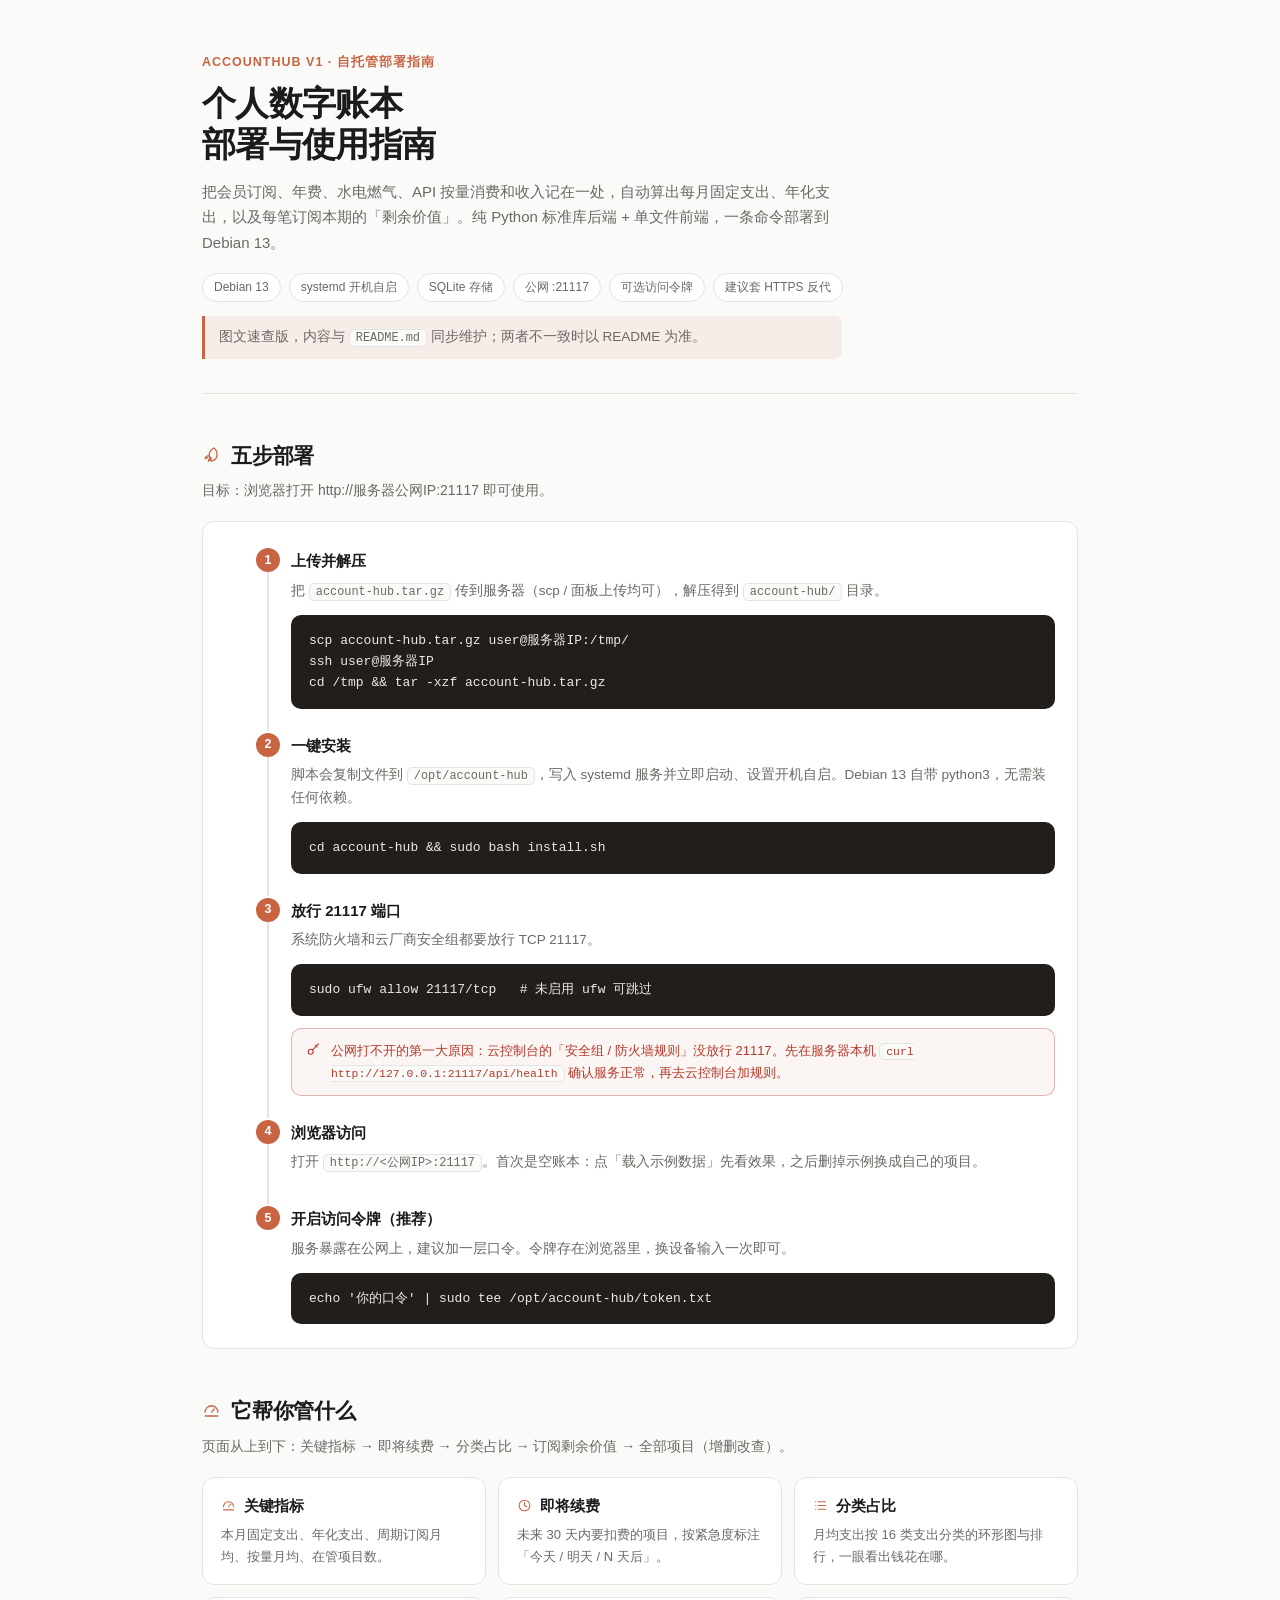
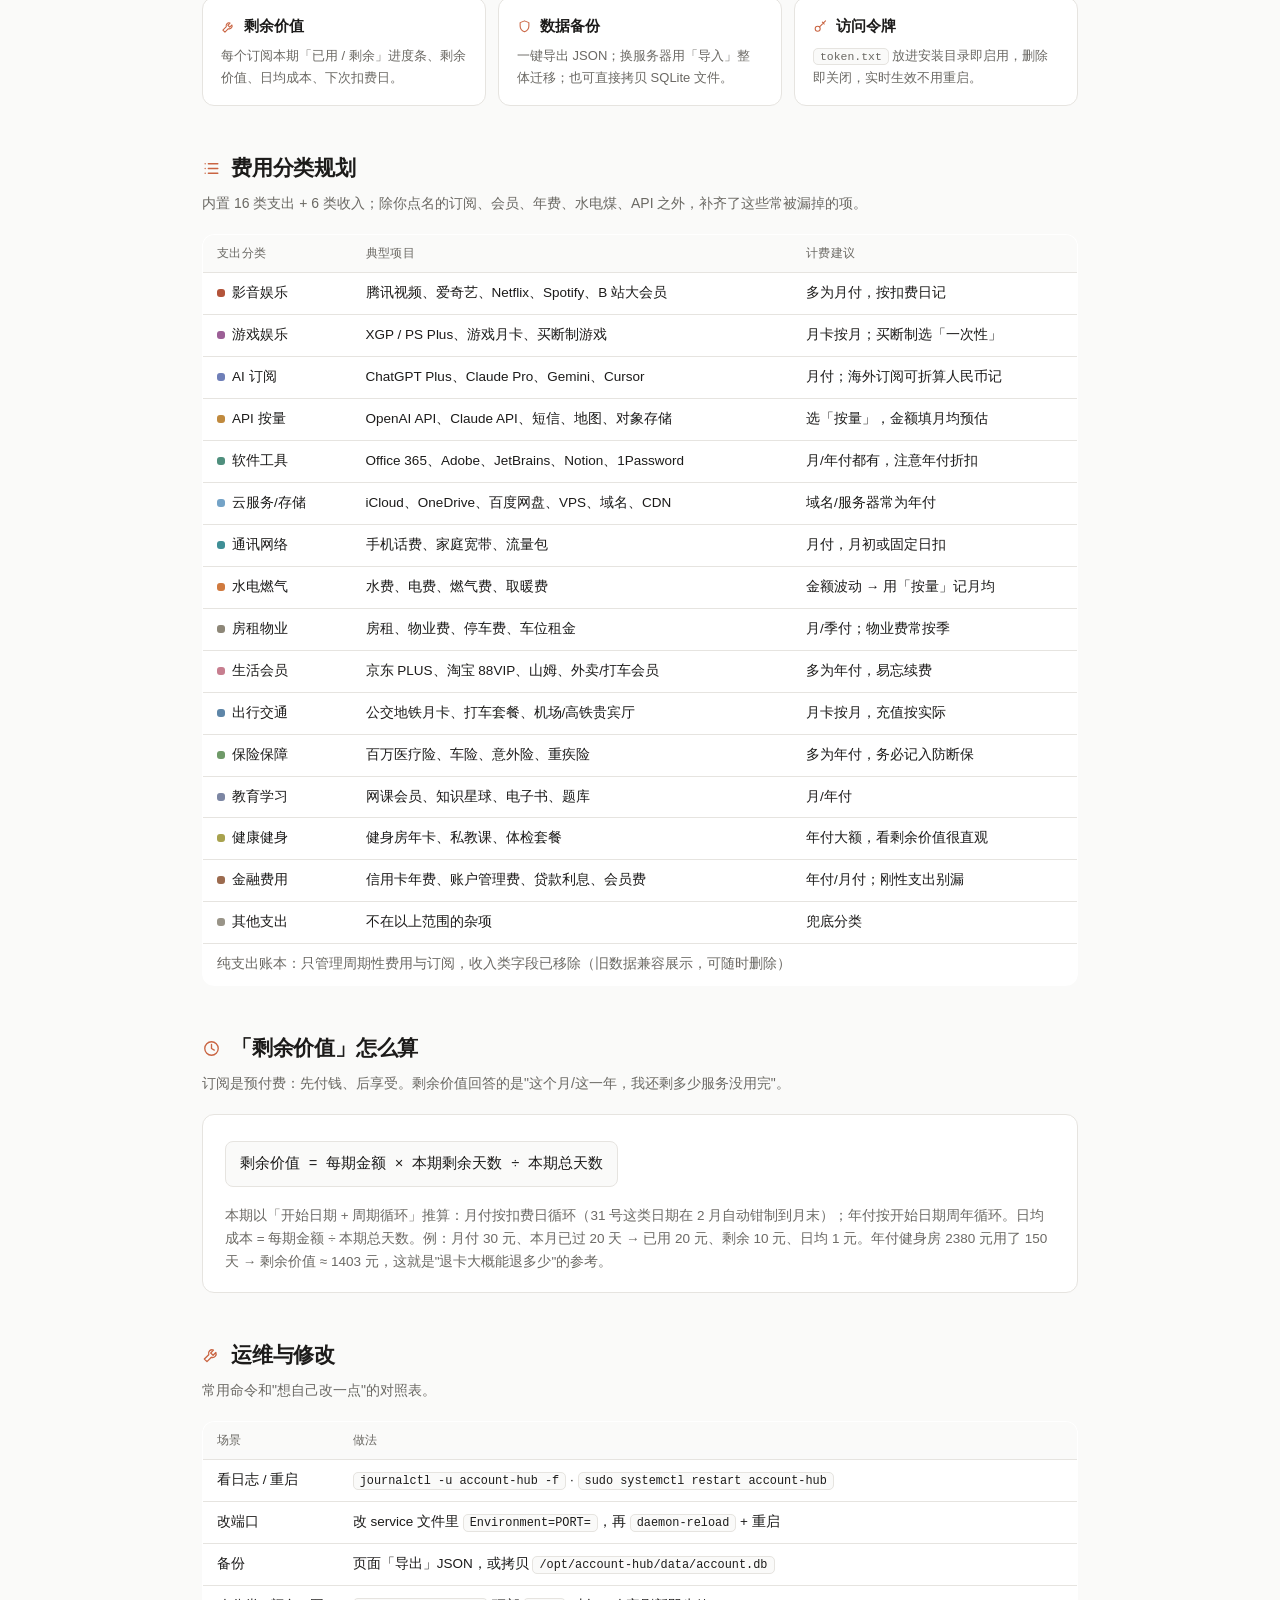
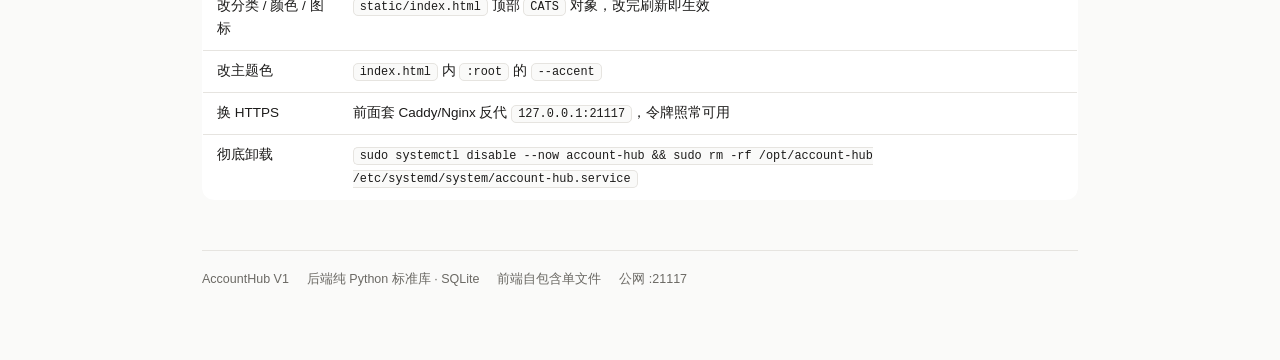
<file: 部署与使用指南.html>
<!doctype html>
<html lang="zh-CN">
<head>
<meta charset="utf-8">
<meta name="viewport" content="width=device-width, initial-scale=1">
<title>AccountHub 部署与使用指南</title>
<style>
:root{
  --bg:#fafaf9; --surface:#ffffff; --fg:#1c1b1a; --muted:#6b6964; --border:#e6e4e0;
  --accent:#c96442; --accent-deep:#b5573a; --accent-soft:rgba(201,100,66,.09);
  --good:#2f7d4a; --bad:#b53a2a; --warn:#9a6700;
}
*{box-sizing:border-box}
body{margin:0;background:var(--bg);color:var(--fg);
  font:15px/1.7 "PingFang SC","Hiragino Sans GB","Microsoft YaHei","Source Han Sans SC",-apple-system,"Segoe UI",sans-serif;}
.ic{fill:none;stroke:currentColor;stroke-width:1.7;stroke-linecap:round;stroke-linejoin:round;flex:none}
.wrap{max-width:920px;margin:0 auto;padding:0 22px 70px}
.hero{padding:52px 0 34px;border-bottom:1px solid var(--border);margin-bottom:34px}
.hero .kicker{font-size:12.5px;letter-spacing:.08em;color:var(--accent);font-weight:600;margin-bottom:10px}
.hero h1{margin:0 0 14px;font-size:34px;letter-spacing:-.02em;line-height:1.2}
.hero p{margin:0;color:var(--muted);max-width:640px}
.hero .tags{display:flex;gap:8px;flex-wrap:wrap;margin-top:18px}
.tag{font-size:12px;padding:3px 11px;border-radius:999px;border:1px solid var(--border);background:var(--surface);color:var(--muted)}
h2{font-size:21px;margin:44px 0 6px;letter-spacing:-.01em;display:flex;align-items:center;gap:10px}
h2 .ic{color:var(--accent)}
h2+p.lead{color:var(--muted);margin:0 0 18px;font-size:14px}
.card{background:var(--surface);border:1px solid var(--border);border-radius:12px;padding:20px 22px;margin-bottom:14px}
code,pre{font-family:"Cascadia Code",Consolas,"JetBrains Mono",monospace}
code{background:var(--bg);border:1px solid var(--border);border-radius:5px;padding:1px 6px;font-size:.88em}
pre{background:#211e1b;color:#efe9e2;border-radius:10px;padding:15px 18px;overflow-x:auto;font-size:13px;line-height:1.65;margin:12px 0 0}
pre b{color:#e8a87c;font-weight:400}
.steps{position:relative;margin:6px 0 0;padding-left:34px}
.step{position:relative;padding-bottom:22px;border-left:2px solid var(--border);margin-left:8px;padding-left:22px}
.step:last-child{border-left-color:transparent;padding-bottom:4px}
.step::before{content:attr(data-n);position:absolute;left:-13px;top:0;width:24px;height:24px;border-radius:50%;
  background:var(--accent);color:#fff;font-size:12.5px;display:grid;place-items:center;font-weight:600}
.step h3{margin:2px 0 6px;font-size:15px}
.step p{margin:0 0 8px;font-size:13.5px;color:var(--muted)}
.note{display:flex;gap:10px;align-items:flex-start;background:rgba(154,103,0,.07);border:1px solid rgba(154,103,0,.35);
  border-radius:10px;padding:11px 14px;font-size:13px;color:#7a5b00;margin-top:12px}
.note.red{background:rgba(181,58,42,.05);border-color:rgba(181,58,42,.35);color:var(--bad)}
.grid{display:grid;grid-template-columns:repeat(auto-fit,minmax(250px,1fr));gap:12px}
.fcard{background:var(--surface);border:1px solid var(--border);border-radius:12px;padding:16px 18px}
.fcard h3{margin:0 0 6px;font-size:14.5px;display:flex;align-items:center;gap:8px}
.fcard h3 .ic{color:var(--accent)}
.fcard p{margin:0;font-size:13px;color:var(--muted)}
table{width:100%;border-collapse:collapse;background:var(--surface);border:1px solid var(--border);border-radius:12px;overflow:hidden}
.twrap{border-radius:12px;overflow-x:auto}
th,td{text-align:left;padding:9px 14px;border-bottom:1px solid var(--border);font-size:13.5px;vertical-align:top}
th{font-size:11.5px;color:var(--muted);letter-spacing:.03em;font-weight:500;background:var(--bg)}
tr:last-child td{border-bottom:none}
.dot{display:inline-block;width:8px;height:8px;border-radius:3px;margin-right:7px;vertical-align:baseline}
.formula{background:var(--surface);border:1px solid var(--border);border-radius:12px;padding:18px 22px;font-size:14.5px}
.formula .f{font-family:Consolas,monospace;background:var(--bg);border:1px solid var(--border);border-radius:8px;padding:10px 14px;display:inline-block;margin:8px 0}
.foot{margin-top:50px;padding-top:18px;border-top:1px solid var(--border);color:var(--muted);font-size:12.5px;display:flex;gap:18px;flex-wrap:wrap}
@media(max-width:640px){.hero h1{font-size:26px}h2{font-size:18px}}
</style>
</head>
<body>
<svg style="display:none" aria-hidden="true">
  <symbol id="g-rocket" viewBox="0 0 24 24"><path d="M12 15c-2 0-3-1-3-3 0-3.5 1.5-7 6-9.5C17.5 4 19 7.5 19 11c0 4-3 7-7 8l-2-4M9 12l-3.5 1L4 16l3-1M9.5 15.5L8 19l3-1.5"/></symbol>
  <symbol id="g-gauge" viewBox="0 0 24 24"><path d="M4 14a8 8 0 1 1 16 0M12 14l3.5-4"/><path d="M4 19h16"/></symbol>
  <symbol id="g-list" viewBox="0 0 24 24"><path d="M8 6h12M8 12h12M8 18h12M4 6h.01M4 12h.01M4 18h.01"/></symbol>
  <symbol id="g-clock" viewBox="0 0 24 24"><circle cx="12" cy="12" r="8.5"/><path d="M12 7v5l3.5 2"/></symbol>
  <symbol id="g-shield" viewBox="0 0 24 24"><path d="M12 3l7 2.8V11c0 4.6-3 7.7-7 9.5-4-1.8-7-4.9-7-9.5V5.8L12 3z"/></symbol>
  <symbol id="g-key" viewBox="0 0 24 24"><circle cx="7.5" cy="15.5" r="4"/><path d="M10.5 12.5L20 3M15 5l3 3"/></symbol>
  <symbol id="g-wrench" viewBox="0 0 24 24"><path d="M14.5 6.5a4.5 4.5 0 0 0-6 5.7L3 17.7 6.3 21l5.5-5.5a4.5 4.5 0 0 0 5.7-6L14 13l-3-3 3.5-3.5z"/></symbol>
</svg>

<div class="wrap">
  <div class="hero">
    <div class="kicker">ACCOUNTHUB V1 · 自托管部署指南</div>
    <h1>个人数字账本<br>部署与使用指南</h1>
    <p>把会员订阅、年费、水电燃气、API 按量消费和收入记在一处，自动算出每月固定支出、年化支出，以及每笔订阅本期的「剩余价值」。纯 Python 标准库后端 + 单文件前端，一条命令部署到 Debian 13。</p>
    <div class="tags"><span class="tag">Debian 13</span><span class="tag">systemd 开机自启</span><span class="tag">SQLite 存储</span><span class="tag">公网 :21117</span><span class="tag">可选访问令牌</span><span class="tag">建议套 HTTPS 反代</span></div>
    <p style="margin:14px 0 0;padding:10px 14px;border-left:3px solid var(--accent);background:var(--accent-soft);border-radius:0 8px 8px 0;font-size:13.5px;color:var(--muted)">图文速查版，内容与 <code>README.md</code> 同步维护；两者不一致时以 README 为准。</p>
  </div>

  <h2><svg class="ic" width="19" height="19"><use href="#g-rocket"/></svg>五步部署</h2>
  <p class="lead">目标：浏览器打开 http://服务器公网IP:21117 即可使用。</p>
  <div class="card">
    <div class="steps">
      <div class="step" data-n="1"><h3>上传并解压</h3><p>把 <code>account-hub.tar.gz</code> 传到服务器（scp / 面板上传均可），解压得到 <code>account-hub/</code> 目录。</p><pre>scp account-hub.tar.gz user@服务器IP:/tmp/
ssh user@服务器IP
cd /tmp && tar -xzf account-hub.tar.gz</pre></div>
      <div class="step" data-n="2"><h3>一键安装</h3><p>脚本会复制文件到 <code>/opt/account-hub</code>，写入 systemd 服务并立即启动、设置开机自启。Debian 13 自带 python3，无需装任何依赖。</p><pre>cd account-hub && sudo bash install.sh</pre></div>
      <div class="step" data-n="3"><h3>放行 21117 端口</h3><p>系统防火墙和云厂商安全组都要放行 TCP 21117。</p><pre>sudo ufw allow 21117/tcp   # 未启用 ufw 可跳过</pre><div class="note red"><svg class="ic" width="15" height="15" style="margin-top:2px"><use href="#g-key"/></svg><span>公网打不开的第一大原因：云控制台的「安全组 / 防火墙规则」没放行 21117。先在服务器本机 <code>curl http://127.0.0.1:21117/api/health</code> 确认服务正常，再去云控制台加规则。</span></div></div>
      <div class="step" data-n="4"><h3>浏览器访问</h3><p>打开 <code>http://&lt;公网IP&gt;:21117</code>。首次是空账本：点「载入示例数据」先看效果，之后删掉示例换成自己的项目。</p></div>
      <div class="step" data-n="5"><h3>开启访问令牌（推荐）</h3><p>服务暴露在公网上，建议加一层口令。令牌存在浏览器里，换设备输入一次即可。</p><pre>echo '你的口令' | sudo tee /opt/account-hub/token.txt</pre></div>
    </div>
  </div>

  <h2><svg class="ic" width="19" height="19"><use href="#g-gauge"/></svg>它帮你管什么</h2>
  <p class="lead">页面从上到下：关键指标 → 即将续费 → 分类占比 → 订阅剩余价值 → 全部项目（增删改查）。</p>
  <div class="grid">
    <div class="fcard"><h3><svg class="ic" width="15" height="15"><use href="#g-gauge"/></svg>关键指标</h3><p>本月固定支出、年化支出、周期订阅月均、按量月均、在管项目数。</p></div>
    <div class="fcard"><h3><svg class="ic" width="15" height="15"><use href="#g-clock"/></svg>即将续费</h3><p>未来 30 天内要扣费的项目，按紧急度标注「今天 / 明天 / N 天后」。</p></div>
    <div class="fcard"><h3><svg class="ic" width="15" height="15"><use href="#g-list"/></svg>分类占比</h3><p>月均支出按 16 类支出分类的环形图与排行，一眼看出钱花在哪。</p></div>
    <div class="fcard"><h3><svg class="ic" width="15" height="15"><use href="#g-wrench"/></svg>剩余价值</h3><p>每个订阅本期「已用 / 剩余」进度条、剩余价值、日均成本、下次扣费日。</p></div>
    <div class="fcard"><h3><svg class="ic" width="15" height="15"><use href="#g-shield"/></svg>数据备份</h3><p>一键导出 JSON；换服务器用「导入」整体迁移；也可直接拷贝 SQLite 文件。</p></div>
    <div class="fcard"><h3><svg class="ic" width="15" height="15"><use href="#g-key"/></svg>访问令牌</h3><p><code>token.txt</code> 放进安装目录即启用，删除即关闭，实时生效不用重启。</p></div>
  </div>

  <h2><svg class="ic" width="19" height="19"><use href="#g-list"/></svg>费用分类规划</h2>
  <p class="lead">内置 16 类支出 + 6 类收入；除你点名的订阅、会员、年费、水电煤、API 之外，补齐了这些常被漏掉的项。</p>
  <div class="twrap"><table>
    <thead><tr><th>支出分类</th><th>典型项目</th><th>计费建议</th></tr></thead>
    <tbody>
      <tr><td><span class="dot" style="background:#b3543a"></span>影音娱乐</td><td>腾讯视频、爱奇艺、Netflix、Spotify、B 站大会员</td><td>多为月付，按扣费日记</td></tr>
      <tr><td><span class="dot" style="background:#9c5f96"></span>游戏娱乐</td><td>XGP / PS Plus、游戏月卡、买断制游戏</td><td>月卡按月；买断制选「一次性」</td></tr>
      <tr><td><span class="dot" style="background:#6f7fb8"></span>AI 订阅</td><td>ChatGPT Plus、Claude Pro、Gemini、Cursor</td><td>月付；海外订阅可折算人民币记</td></tr>
      <tr><td><span class="dot" style="background:#c08a3e"></span>API 按量</td><td>OpenAI API、Claude API、短信、地图、对象存储</td><td>选「按量」，金额填月均预估</td></tr>
      <tr><td><span class="dot" style="background:#4f8f7d"></span>软件工具</td><td>Office 365、Adobe、JetBrains、Notion、1Password</td><td>月/年付都有，注意年付折扣</td></tr>
      <tr><td><span class="dot" style="background:#74a3c7"></span>云服务/存储</td><td>iCloud、OneDrive、百度网盘、VPS、域名、CDN</td><td>域名/服务器常为年付</td></tr>
      <tr><td><span class="dot" style="background:#3f8f96"></span>通讯网络</td><td>手机话费、家庭宽带、流量包</td><td>月付，月初或固定日扣</td></tr>
      <tr><td><span class="dot" style="background:#d07a3f"></span>水电燃气</td><td>水费、电费、燃气费、取暖费</td><td>金额波动 → 用「按量」记月均</td></tr>
      <tr><td><span class="dot" style="background:#8d8778"></span>房租物业</td><td>房租、物业费、停车费、车位租金</td><td>月/季付；物业费常按季</td></tr>
      <tr><td><span class="dot" style="background:#c77e8f"></span>生活会员</td><td>京东 PLUS、淘宝 88VIP、山姆、外卖/打车会员</td><td>多为年付，易忘续费</td></tr>
      <tr><td><span class="dot" style="background:#5e86a8"></span>出行交通</td><td>公交地铁月卡、打车套餐、机场/高铁贵宾厅</td><td>月卡按月，充值按实际</td></tr>
      <tr><td><span class="dot" style="background:#6f9a68"></span>保险保障</td><td>百万医疗险、车险、意外险、重疾险</td><td>多为年付，务必记入防断保</td></tr>
      <tr><td><span class="dot" style="background:#7c86a3"></span>教育学习</td><td>网课会员、知识星球、电子书、题库</td><td>月/年付</td></tr>
      <tr><td><span class="dot" style="background:#a8a24e"></span>健康健身</td><td>健身房年卡、私教课、体检套餐</td><td>年付大额，看剩余价值很直观</td></tr>
      <tr><td><span class="dot" style="background:#9c6b4f"></span>金融费用</td><td>信用卡年费、账户管理费、贷款利息、会员费</td><td>年付/月付；刚性支出别漏</td></tr>
      <tr><td><span class="dot" style="background:#999488"></span>其他支出</td><td>不在以上范围的杂项</td><td>兜底分类</td></tr>
      <tr><td colspan="3" style="color:var(--muted)">纯支出账本：只管理周期性费用与订阅，收入类字段已移除（旧数据兼容展示，可随时删除）</td></tr>
    </tbody>
  </table></div>

  <h2><svg class="ic" width="19" height="19"><use href="#g-clock"/></svg>「剩余价值」怎么算</h2>
  <p class="lead">订阅是预付费：先付钱、后享受。剩余价值回答的是"这个月/这一年，我还剩多少服务没用完"。</p>
  <div class="card formula">
    <div class="f">剩余价值 = 每期金额 × 本期剩余天数 ÷ 本期总天数</div>
    <p style="margin:10px 0 0;font-size:13.5px;color:var(--muted)">本期以「开始日期 + 周期循环」推算：月付按扣费日循环（31 号这类日期在 2 月自动钳制到月末）；年付按开始日期周年循环。日均成本 = 每期金额 ÷ 本期总天数。例：月付 30 元、本月已过 20 天 → 已用 20 元、剩余 10 元、日均 1 元。年付健身房 2380 元用了 150 天 → 剩余价值 ≈ 1403 元，这就是"退卡大概能退多少"的参考。</p>
  </div>

  <h2><svg class="ic" width="19" height="19"><use href="#g-wrench"/></svg>运维与修改</h2>
  <p class="lead">常用命令和"想自己改一点"的对照表。</p>
  <div class="twrap"><table>
    <thead><tr><th>场景</th><th>做法</th></tr></thead>
    <tbody>
      <tr><td>看日志 / 重启</td><td><code>journalctl -u account-hub -f</code> · <code>sudo systemctl restart account-hub</code></td></tr>
      <tr><td>改端口</td><td>改 service 文件里 <code>Environment=PORT=</code>，再 <code>daemon-reload</code> + 重启</td></tr>
      <tr><td>备份</td><td>页面「导出」JSON，或拷贝 <code>/opt/account-hub/data/account.db</code></td></tr>
      <tr><td>改分类 / 颜色 / 图标</td><td><code>static/index.html</code> 顶部 <code>CATS</code> 对象，改完刷新即生效</td></tr>
      <tr><td>改主题色</td><td><code>index.html</code> 内 <code>:root</code> 的 <code>--accent</code></td></tr>
      <tr><td>换 HTTPS</td><td>前面套 Caddy/Nginx 反代 <code>127.0.0.1:21117</code>，令牌照常可用</td></tr>
      <tr><td>彻底卸载</td><td><code>sudo systemctl disable --now account-hub && sudo rm -rf /opt/account-hub /etc/systemd/system/account-hub.service</code></td></tr>
    </tbody>
  </table></div>

  <div class="foot">
    <span>AccountHub V1</span><span>后端纯 Python 标准库 · SQLite</span><span>前端自包含单文件</span><span>公网 :21117</span>
  </div>
</div>
</body>
</html>
</file>
